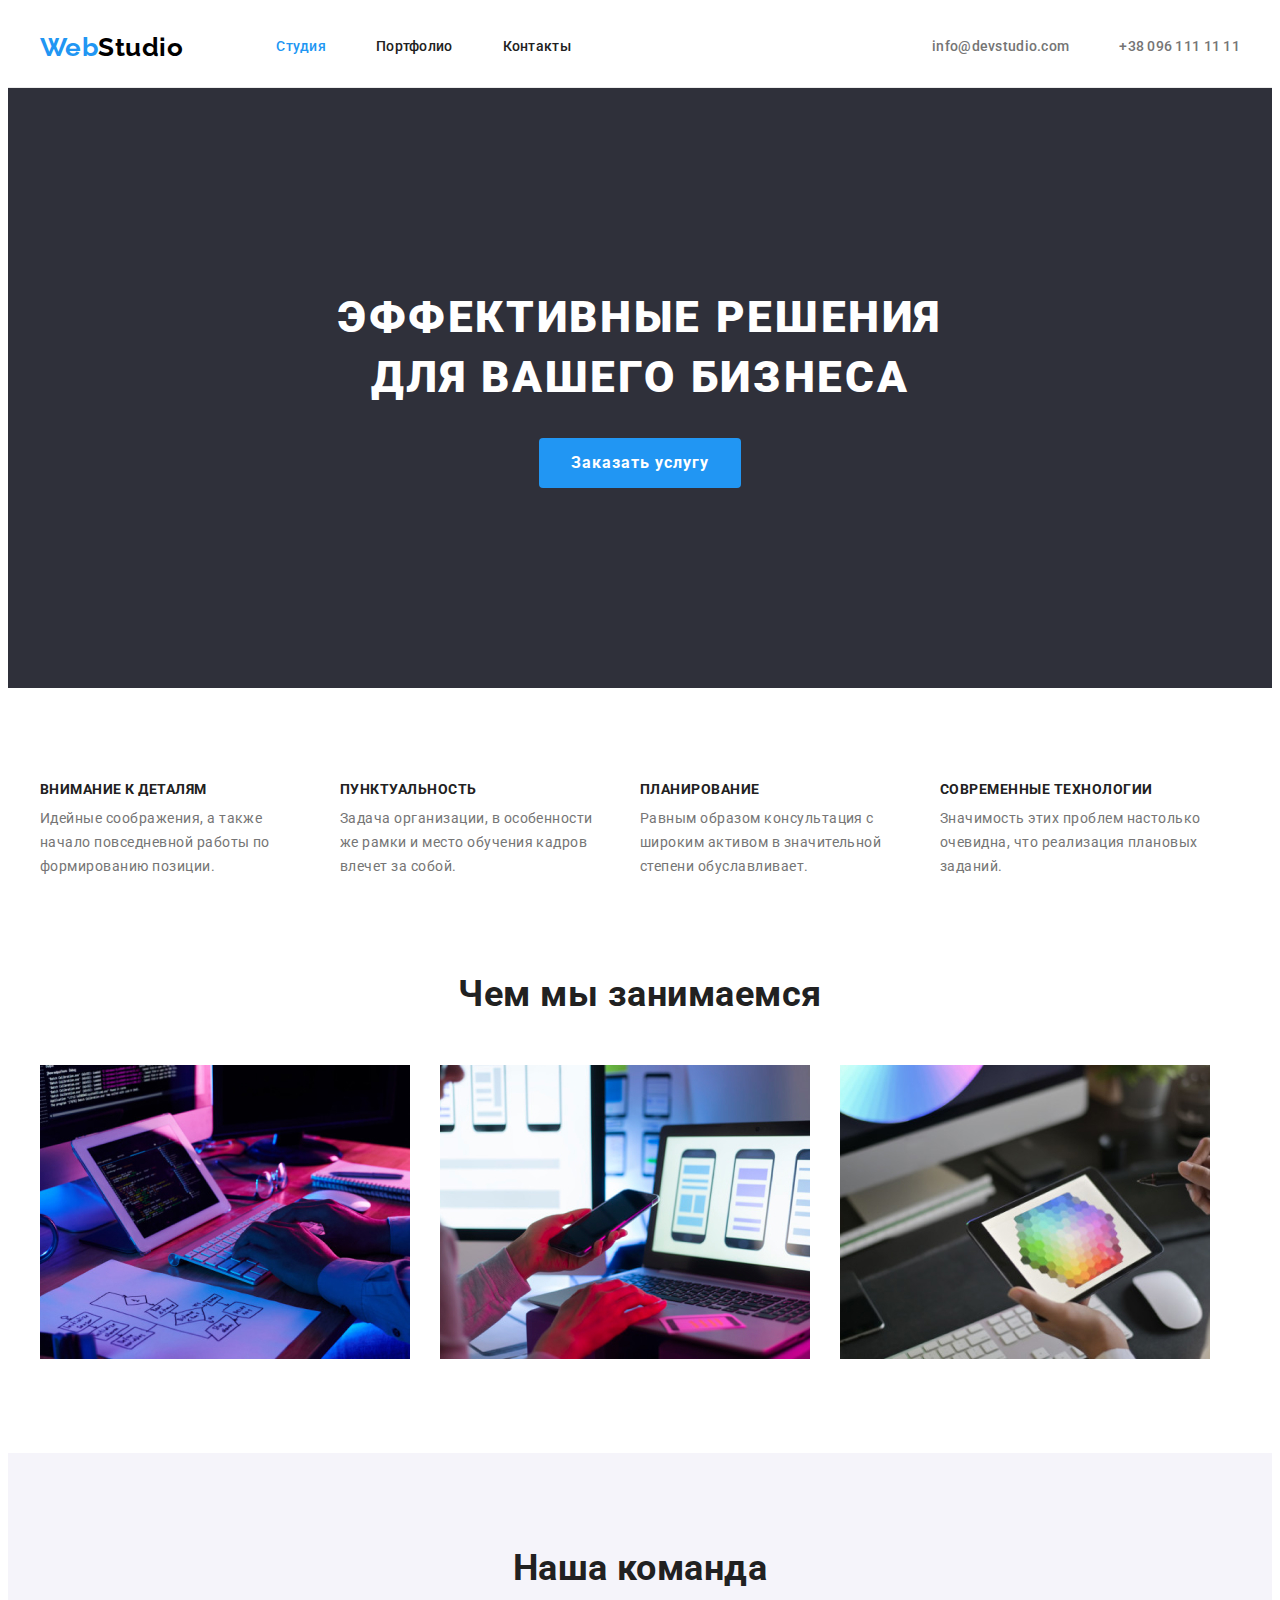
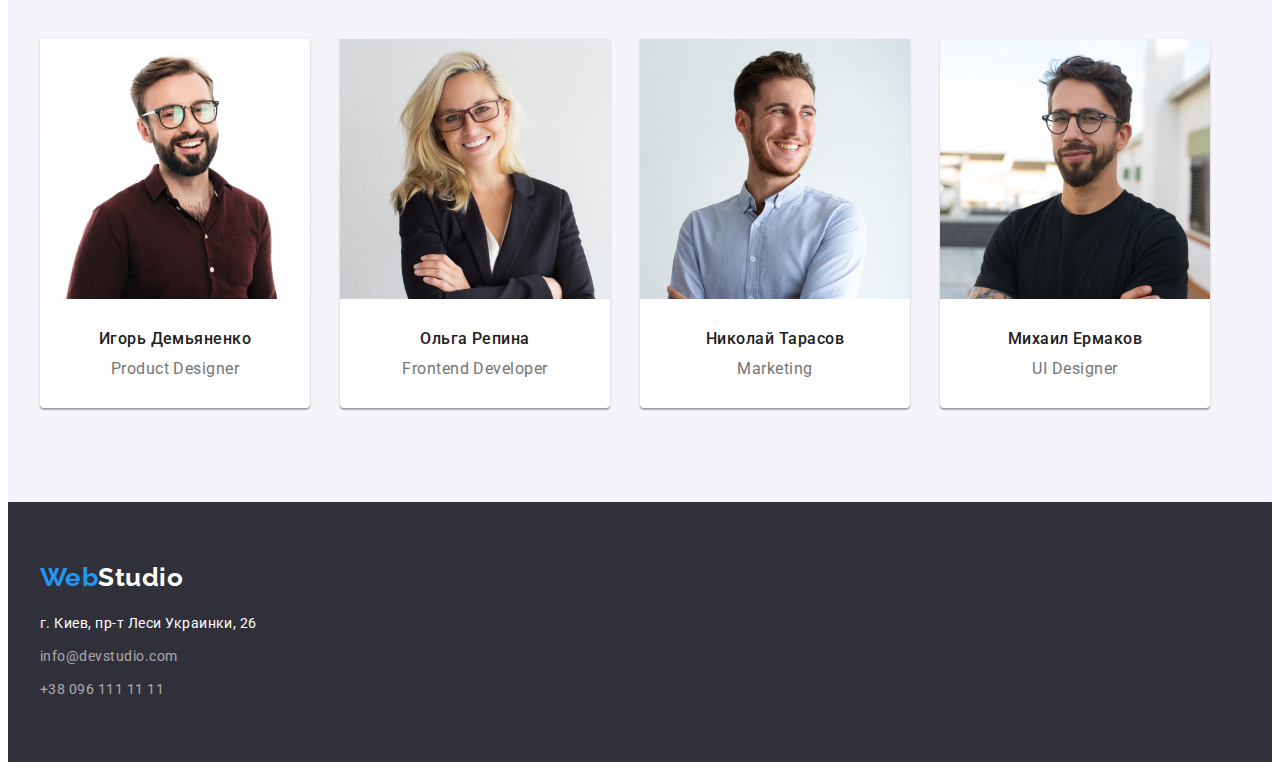
<file: index.html>
<!DOCTYPE html>
<html lang="ru">

<head>
    <meta charset="UTF-8">
    <meta http-equiv="X-UA-Compatible" content="IE=edge">
    <meta name="viewport" content="width=device-width, initial-scale=1.0">
    <title>WebStudio</title>
    <link rel="preconnect" href="https://fonts.googleapis.com">
    <link rel="preconnect" href="https://fonts.gstatic.com" crossorigin>
    <link href="https://fonts.googleapis.com/css2?family=Raleway:wght@700&family=Roboto:wght@400;500;700;900&display=swap"
        rel="stylesheet">
    <link rel="stylesheet" href="https://cdnjs.cloudflare.com/ajax/libs/modern-normalize/1.1.0/modern-normalize.min.css"
        integrity="sha512-wpPYUAdjBVSE4KJnH1VR1HeZfpl1ub8YT/NKx4PuQ5NmX2tKuGu6U/JRp5y+Y8XG2tV+wKQpNHVUX03MfMFn9Q=="
        crossorigin="anonymous" referrerpolicy="no-referrer">
    <link rel="stylesheet" href="./css/styles.css" />
</head>

<body>
    <!--Шапка сайта-->
    <header class="page-header">
        <nav class="container main-nav">
            <a href="" class="link logo logo-header">Web<span class="accent-header">Studio</span></a>
            <ul class="site-nav link">
                <li class="list"><a href="" class="link current">Студия</a></li>
                <li class="list"><a href="./portfolio.html" class="link">Портфолио</a></li>
                <li class="list"><a href="" class="link">Контакты</a></li>
            </ul>
            <ul class="connection link">
                <li class="list"><a href="mailto:info@devstudio.com" class="link">info@devstudio.com</a></li>
                <li class="list"><a href="tel:+380961111111" class="link">+38 096 111 11 11</a></li>
            </ul>
        </nav>
    </header>

    <main>
            <!--Герой-->
            <section class="hero">
                <div class="container">
                    <h1 class="hero-title">Эффективные решения для вашего бизнеса</h1>
                    <a href="" class="btn primary link">Заказать услугу</a>
                </div>
            </section>
        
                <!--Наши преимущества-->
                <section class="section section-feature">
                    <div class="container">
                        <h2 class="section-title visually-hidden">Наши преимущества</h2>
                        <!--Визуально спрячется-->
                        <ul class="feature-list">
                            <li class="list">
                                <h3 class="feature-title">Внимание к деталям</h3>
                                <p class="title">Идейные соображения, а также начало повседневной работы по формированию позиции.</p>
                            </li>
                            <li class="list">
                                <h3 class="feature-title">Пунктуальность</h3>
                                <p class="title">Задача организации, в особенности же рамки и место обучения кадров влечет за собой.</p>
                            </li>
                            <li class="list">
                                <h3 class="feature-title">Планирование</h3>
                                <p class="title">Равным образом консультация с широким активом в значительной степени обуславливает.</p>
                            </li>
                            <li class="list">
                                <h3 class="feature-title">Современные технологии</h3>
                                <p class="title">Значимость этих проблем настолько очевидна, что реализация плановых заданий.</p>
                            </li>
                        </ul>
                    </div>
                </section>
                
                <!--Чем мы занимаемся-->
                <section class="section section-work">
                    <div class="container">
                        <h2 class="section-title">Чем мы занимаемся</h2>
                        <ul class="photo-work">
                            <li class="list"><img class="card-image no-gap" src="./images/general/box1.jpg"
                                    alt="фото написания программного кода" width="370" height="294"></li>
                            <li class="list"><img class="card-image no-gap" src="./images/general/box2.jpg" alt="фото с телефоном в руке"
                                    width="370" height="294">
                            </li>
                            <li class="list"><img class="card-image no-gap" src="./images/general/box3.jpg"
                                    alt="фото планшета с цветовой палитрой" width="370" height="294"></li>
                        </ul>
                    </div>
                </section>
                
                <!--Наша команда-->
                <section class="section team">
                    <div class="container">
                        <h2 class="section-title team">Наша команда</h2>
                        <ul class="team-list">
                            <li class="list">
                                <img src="./images/general/demyanenko.jpg" alt="фото Игоря Демьяненко" width="270" height="260"
                                    class="team-foto">
                                <div class="title-in-card">
                                    <h3 class="team-name">Игорь Демьяненко</h3>
                                    <p class="title">Product Designer</p>
                                </div>
                            </li>
                            <li class="list">
                                <img src="./images/general/repina.jpg" alt="фото Ольги Репиной" width="270" height="260"
                                    class="team-foto">
                                <div class="title-in-card">
                                    <h3 class="team-name">Ольга Репина</h3>
                                    <p class="title">Frontend Developer</p>
                                </div>
                            </li>
                            <li class="list">
                                <img src="./images/general/tarasov.jpg" alt="фото Николая Тарасова" width="270" height="260"
                                    class="team-foto">
                                <div class="title-in-card">
                                    <h3 class="team-name">Николай Тарасов</h3>
                                    <p class="title">Marketing</p>
                                </div>
                            </li>
                            <li class="list">
                                <img src="./images/general/ermakov.jpg" alt="фото Михаила Ермакова" width="270" height="260"
                                    class="team-foto">
                                <div class="title-in-card">
                                    <h3 class="team-name">Михаил Ермаков</h3>
                                    <p class="title">UI Designer</p>
                                </div>
                            </li>
                        </ul>
                    </div>
                </section>
    </main>
    
    <!--Футер-->
    <footer class="page-footer">
        <div class="container">
            <a href="" class="link logo logo-footer">Web<span class="accent-footer">Studio</span></a>
            <address class="footer-bottom list-distance">
            г. Киев, пр-т Леси Украинки, 26<br />
            </address>
            
            <ul class="connection-footer link">
                <li class="list list-distance"><a href="mailto:info@devstudio.com" class="link">info@devstudio.com</a></li>
                <li class="list list-distance"><a href="tel:+380961111111" class="link">+38 096 111 11 11</a></li>
            </ul>
        </div>
    </footer>
</body>

</html>
</file>
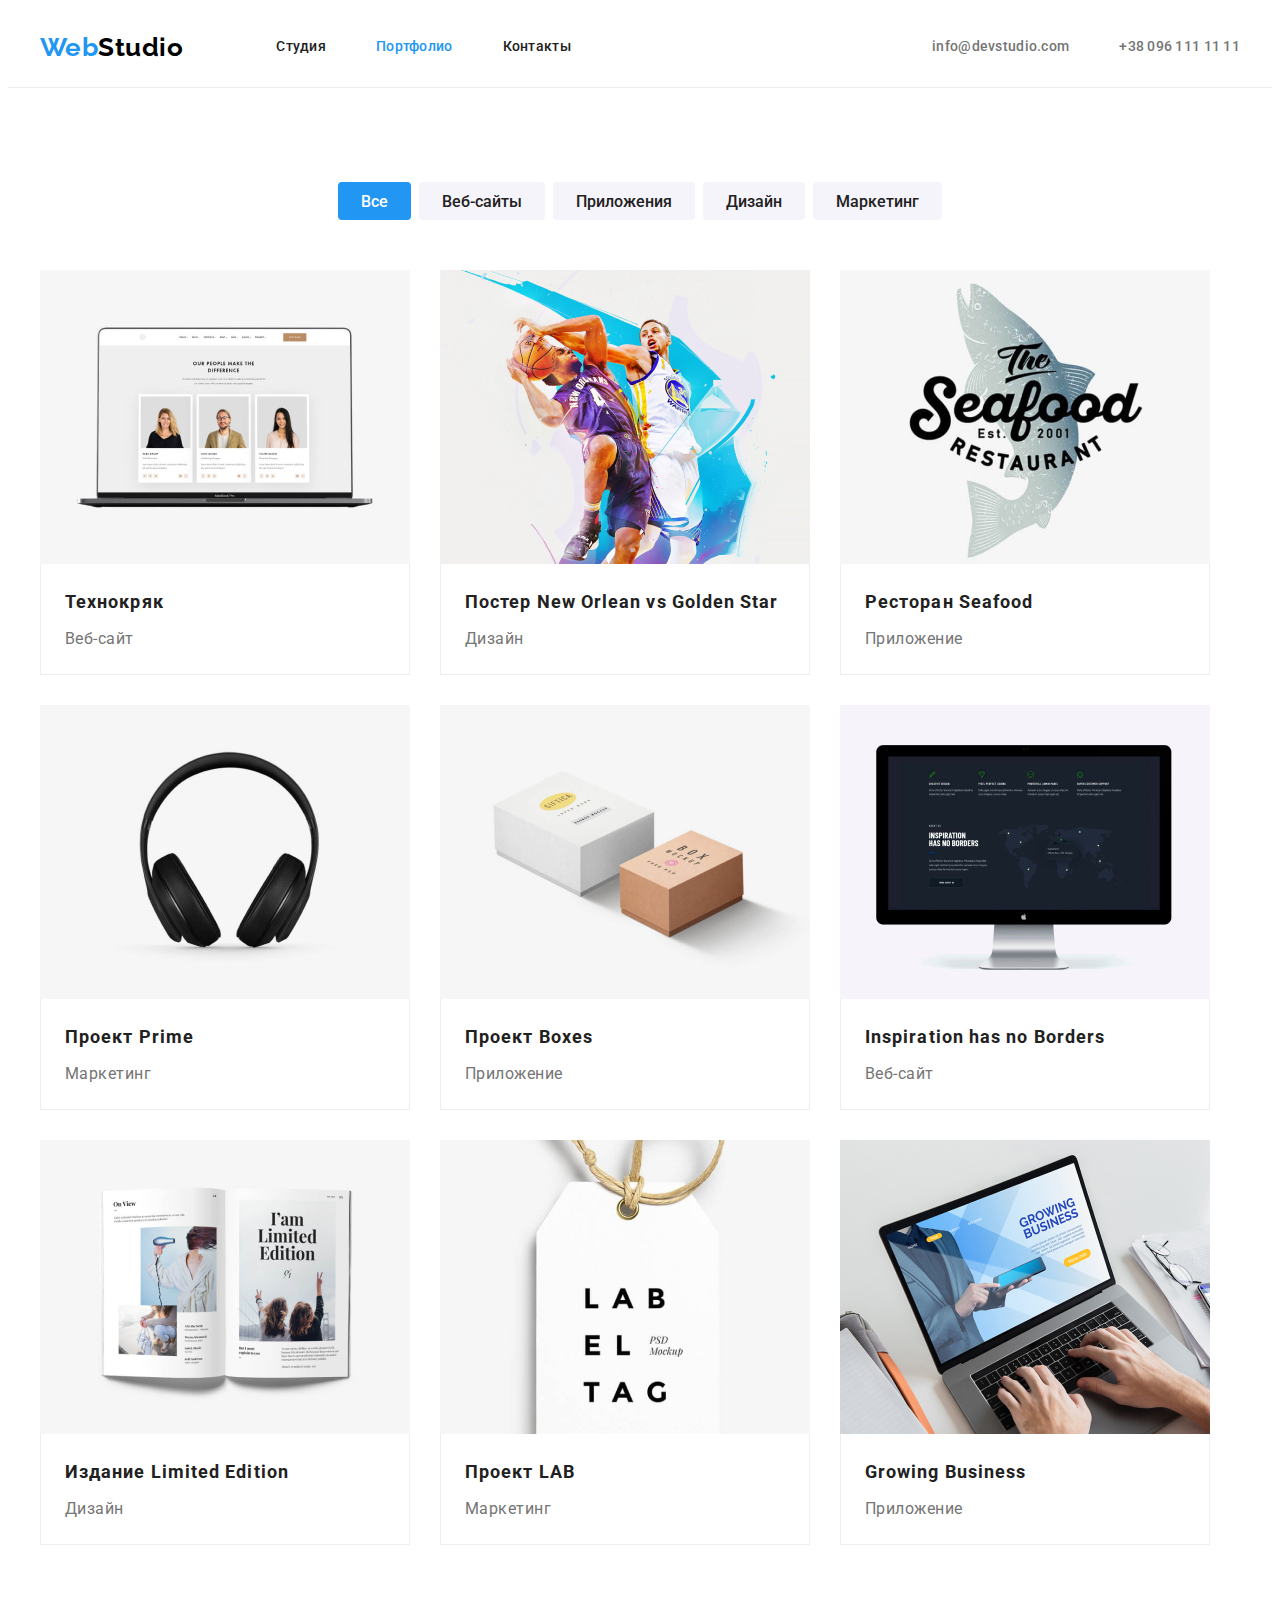
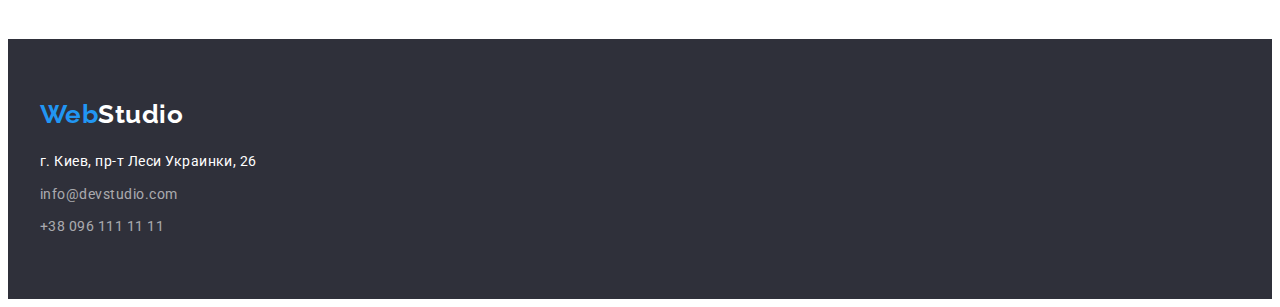
<file: portfolio.html>
<!DOCTYPE html>
<html lang="ru">

<head>
    <meta charset="UTF-8">
    <meta http-equiv="X-UA-Compatible" content="IE=edge">
    <meta name="viewport" content="width=device-width, initial-scale=1.0">
    <title>Portfolio</title>
    <link rel="preconnect" href="https://fonts.googleapis.com">
    <link rel="preconnect" href="https://fonts.gstatic.com" crossorigin>
    <link
        href="https://fonts.googleapis.com/css2?family=Raleway:wght@700&family=Roboto:wght@400;500;700;900&display=swap"
        rel="stylesheet">
    <link rel="stylesheet" href="https://cdnjs.cloudflare.com/ajax/libs/modern-normalize/1.1.0/modern-normalize.min.css"
        integrity="sha512-wpPYUAdjBVSE4KJnH1VR1HeZfpl1ub8YT/NKx4PuQ5NmX2tKuGu6U/JRp5y+Y8XG2tV+wKQpNHVUX03MfMFn9Q=="
        crossorigin="anonymous" referrerpolicy="no-referrer" />
    <link rel="stylesheet" href="./css/styles.css" />
</head>

<body>
    <!--Шапка сайта-->
    <header class="page-header">
        <nav class="container main-nav">
            <a href="" class="link logo logo-header">Web<span class="accent-header">Studio</span></a>
            <ul class="site-nav link">
                <li class="list"><a href="./index.html" class="link">Студия</a></li>
                <li class="list"><a href="" class="link current">Портфолио</a></li>
                <li class="list"><a href="" class="link">Контакты</a></li>
            </ul>
            <ul class="connection link">
                <li class="list"><a href="mailto:info@devstudio.com" class="link">info@devstudio.com</a></li>
                <li class="list"><a href="tel:+380961111111" class="link">+38 096 111 11 11</a></li>
            </ul>
        </nav>
    </header>

    <main>
        <!--Наши работы-->
        <section class="section">
            <!--Фильтр-->
            <h1 class="visually-hidden">Портфолио</h1>
            <!--Визуально спрячется-->
            <div class="container">
               <ul class="flex-btn">
                    <li class="list"><button type="button" class="btn secondary current">Все</button></li>
                    <li class="list"><button type="button" class="btn secondary">Веб-сайты</button></li>
                    <li class="list"><button type="button" class="btn secondary">Приложения</button></li>
                    <li class="list"><button type="button" class="btn secondary">Дизайн</button></li>
                    <li class="list"><button type="button" class="btn secondary">Маркетинг</button></li>
                </ul>
                
                    <ul class="section-portfolio flex-container">
                        <li class="list flex-element">
                             <a href="" class="link">
                                <img class="card-image no-gap" src="./images/portfolio/img1.jpg" alt="фото ноутбука с главной страницей сайта" width="370"
                                        height="294">
                                <div class="card-title">
                                    <h2 class="portfolio-title">Технокряк</h2>
                                    <p class="title">Веб-сайт</p>
                                </div>
                            </a>
                        </li>
                        <li class="list flex-element">
                            <a href="" class="link">
                                <img class="card-image no-gap" src="./images/portfolio/img2.jpg" alt="два баскетболист с мячом" width="370" height="294">
                                <div class="card-title">
                                    <h2 class="portfolio-title">Постер New Orlean vs Golden Star</h2>
                                    <p class="title">Дизайн</p>
                                </div>
                            </a>
                        </li>
                        <li class="list flex-element">
                            <a href="" class="link">
                                <img class="card-image no-gap" src="./images/portfolio/img3.jpg" alt="логотип ресторана Seafood" width="370" height="294">
                                <div class="card-title">
                                    <h2 class="portfolio-title">Ресторан Seafood</h2>
                                    <p class="title">Приложение</p>
                                </div>
                            </a>
                        </li>
                        <li class="list flex-element">
                            <a href="" class="link">
                                <img class="card-image no-gap" src="./images/portfolio/img4.jpg" alt="наушники" width="370" height="294">
                                <div class="card-title">
                                    <h2 class="portfolio-title">Проект Prime</h2>
                                    <p class="title">Маркетинг</p>
                                </div>
                            </a>
                        </li>
                        <li class="list flex-element">
                            <a href="" class="link">
                                <img class="card-image no-gap" src="./images/portfolio/img5.jpg" alt="фото две коробки" width="370" height="294">
                                <div class="card-title">
                                    <h2 class="portfolio-title">Проект Boxes</h2>
                                    <p class="title">Приложение</p>
                                </div>
                            </a>
                        </li>
                        <li class="list flex-element">
                            <a href="" class="link">
                                <img class="card-image no-gap" src="./images/portfolio/img6.jpg" alt="фото монитора" width="370" height="294">
                                <div class="card-title">
                                    <h2 class="portfolio-title">Inspiration has no Borders</h2>
                                    <p class="title">Веб-сайт</p>
                                </div>
                            </a>
                        </li>
                        <li class="list flex-element">
                            <a href="" class="link">
                                <img class="card-image no-gap" src="./images/portfolio/img7.jpg" alt="фото развёрнутого журнала" width="370" height="294">
                                <div class="card-title">
                                    <h2 class="portfolio-title">Издание Limited Edition</h2>
                                    <p class="title">Дизайн</p>
                                </div>
                            </a>
                        </li>
                        <li class="list flex-element">
                            <a href="" class="link">
                                <img class="card-image no-gap" src="./images/portfolio/img8.jpg" alt="фото лейбы" width="370" height="294">
                                <div class="card-title">
                                    <h2 class="portfolio-title">Проект LAB</h2>
                                    <p class="title">Маркетинг</p>
                                </div>
                            </a>
                        </li>
                        <li class="list flex-element">
                            <a href="" class="link">
                                <img class="card-image no-gap" src="./images/portfolio/img9.jpg" alt="фото работы за ноутбуком" width="370" height="294">
                                <div class="card-title"><h2 class="portfolio-title">Growing Business</h2>
                                <p class="title">Приложение</p>
                            </div>
                            </a>
                        </li>
                    </ul>
                
            </div>
        </section>
    </main>

    <!--Футер-->
    <footer class="page-footer">
        <div class="container">
            <a href="" class="link logo logo-footer">Web<span class="accent-footer">Studio</span></a>
            <address class="footer-bottom list-distance">
                г. Киев, пр-т Леси Украинки, 26<br />
            </address>
    
            <ul class="connection-footer link">
                <li class="list list-distance"><a href="mailto:info@devstudio.com" class="link">info@devstudio.com</a></li>
                <li class="list list-distance"><a href="tel:+380961111111" class="link">+38 096 111 11 11</a></li>
            </ul>
        </div>
    </footer>
    
    </body>
    
    </html>
</file>
<file: css/styles.css>
:root {
    --primary-text-color: #212121;
    --title-text-color: #757575;
    --accent-text-color: #2196F3;
    --white-text-color: #FFFFFF;
    --white-transparency: #FFFFFF99;
    --black-text-color: #000000;
    
    --primary-bg-color: #FFFFFF;
    --title-bg-color: #F5F4FA;
    --accent-bg-color: #2F303A;
    --btn-bg-color: #2196F3;
    --border-color: #EEEEEE;
}

body {
    background-color: var(--primary-bg-color);
    color: var(--primary-text-color);
    font-family: Roboto, sans-serif;
    letter-spacing: 0.03em;
}
h1, h2, h3, p, ul {
    margin-top: 0;
    margin-bottom: 0;
    padding-left: 0;
}
.list {
    list-style: none;
    padding: 0;
    margin: 0;
}
.link {
    text-decoration: none;
}

.container {
    width: 1200px;
    padding-left: 15px;
    padding-right: 15px;
    margin-left: auto;
    margin-right: auto;
}

/*Logo*/
.logo{
    color: var(--accent-text-color);
    font-family: 'Raleway', sans-serif;
    font-weight: 700;
    font-size: 26px;
    line-height: 1.19;
}
.accent-header {
    color: var(--black-text-color);
}
.accent-footer {
    color: var(--white-text-color);
}
.logo-header {
    display: inline-block;
    margin-right: 93px;
    padding-top: 24px;
    padding-bottom: 24px;
}
.page-header {
    border-bottom: 1px solid #ECECEC;
}

/*Site nav*/
.main-nav {
    display: flex;
    align-items: center;
}
.site-nav .link {
    color: var(--primary-text-color);
}
.site-nav .link:hover,
.site-nav .link:focus {
    color: var(--accent-text-color);
}
.site-nav .link.current {
    color: var(--accent-text-color)}

.connection .link {
    color: var(--title-text-color);
}
.connection .link:hover,
.connection .link:focus {
    color: var(--accent-text-color);
}
.site-nav,
.connection {
    font-weight: 500;
    font-size: 14px;
    line-height: 1.14;
    letter-spacing: 0.02em;
    display: flex;
}
.site-nav .list:not(:last-child),
.connection .list:not(:last-child)  {
    margin-right: 50px;
}
.connection {
    margin-left: auto;
}
.site-nav .link, .connection .link {
    display: block;
    padding-top: 30px;
    padding-bottom: 30px;
}

/*Section*/
.section {
    padding-top: 94px;
    padding-bottom: 94px;
}
.section-title {
    font-weight: 700;
    font-size: 36px;
    line-height: 1.17;
    text-align: center;

    margin-bottom: 50px;
}

/*Hero*/
.hero {
    color: var(--primary-bg-color);
    background-color: var(--accent-bg-color);
    text-align: center;
    padding-top: 200px;
    padding-bottom: 200px;

}
.hero-title {
    font-weight: 900;
    font-size: 44px;
    line-height: 1.36;
    letter-spacing: 0.06em;
    text-transform: uppercase;
    width: 696px;
    margin-top: 0;
    margin-left: auto;
    margin-right: auto;
    margin-bottom: 30px;
}
.btn.primary {
    color: var(--white-text-color);
    background-color: var(--btn-bg-color);
    font-family: inherit;
    font-weight: 700;
    font-size: 16px;
    line-height: 1.87; 
    letter-spacing: 0.06em;
    display: inline-block;
    padding: 10px 32px;
    border-radius: 4px;
    border: none;
}
.btn.primary:hover {
    color: var(--white-text-color);
    background-color: #188CE8;
}

/*Features*/
.section-feature {
    padding-bottom: 0;
}
.feature-list {
    display: flex;
}
.feature-list .list:not(:last-child) {
    margin-right: 30px;
}
.feature-list .list {
    width: 270px;
}
.feature-list .feature-title {
    font-weight: 700;
    font-size: 14px;
    line-height: 1.14;
    text-transform: uppercase;
}
.feature-list .title {
    color: var(--title-text-color);
   
    font-size: 14px;
    line-height: 1.71;
}
.feature-title {
    margin-bottom: 10px;
}
.visually-hidden {
    position: absolute;
    width: 1px;
    height: 1px;
    margin: -1px;
    border: 0;
    padding: 0;
    white-space: nowrap;
    clip-path: inset(100%);
    clip: rect(0 0 0 0);
    overflow: hidden;
}

/*Work*/
.photo-work {
    display: flex;
}
.photo-work .list:not(:last-child) {
    margin-right: 30px;
}
.card-image.no-gap {
    display: block;
    max-width: 100%;
    height: auto;
}

/*Team*/
.team-list {
    display: flex;
}
.team-list .list:not(:last-child) {
    margin-right: 30px;
}
.title-in-card {
    padding-top: 30px;
    padding-bottom: 30px;
}
.team-list .list {
    background-color: var(--primary-bg-color);
    box-shadow: 0px 1px 3px rgba(0, 0, 0, 0.12),
    0px 1px 1px rgba(0, 0, 0, 0.14),
    0px 2px 1px rgba(0, 0, 0, 0.2);
    border-radius: 0px 0px 4px 4px;
}
.team-name {
    font-weight: 500;
    font-size: 16px;
    line-height: 1.19;
    margin-bottom: 10px;
    text-align: center;
}
.team-list .title {
    color: var(--title-text-color);
    
    font-size: 16px;
    line-height: 1.19;
    text-align: center;
}
.section.team {
    background-color: var(--title-bg-color);
}
.team-foto {
    display: block;
    max-width: 100%;
    height: auto;
}

/*Portfolio*/
.section-portfolio .portfolio-title {
    color: var(--primary-text-color);
    font-weight: 700;
    font-size: 18px;
    line-height: 2;
    letter-spacing: 0.06em;
}
.section-portfolio .title {
    color: var(--title-text-color);
    
    font-size: 16px;
    line-height: 1.87;
}

/*Button portfolio*/
.flex-btn {
    display: flex;
    margin-bottom: 50px;
    justify-content: center;
}
.flex-btn .list:not(:last-child) {
    margin-right: 8px;
}
.btn.secondary {
    color: var(--primary-text-color);
    background-color: var(--title-bg-color);
    font-family: inherit;
    font-weight: 500;
    font-size: 16px;
    line-height: 1.63;
    text-align: center;
    
    display: block;
    padding-top: 6px;
    padding-bottom: 6px;
    padding-left: 22px;
    padding-right: 22px;
    height: 38px;
    border-radius: 4px;
    border: 1px solid transparent;

    cursor: pointer;
}
.secondary.current {
    color: var(--white-text-color);
    background-color: var(--btn-bg-color);
}
.flex-container {
    display: flex;
    flex-wrap: wrap;
}
.flex-element {
    width: 370px;
    margin-right: 30px;
    margin-bottom: 30px;
}
.flex-element:nth-child(3n) {
    margin-right: 0px;
}
.flex-element:nth-last-child(-n+3) {
    margin-bottom: 0px;
}
.portfolio-title {
    margin-bottom: 4px;
}
.card-title {
    padding-top: 20px;
    padding-left: 24px;
    padding-right: 24px;
    padding-bottom: 20px;
    border-left: 1px solid var(--border-color);
    border-right: 1px solid var(--border-color);
    border-bottom: 1px solid var(--border-color);

}
/* Footer bg */
.page-footer {
    background-color: var(--accent-bg-color);
    font-weight: 400;
    font-size: 14px;
    line-height: 1.71;
    padding-top: 60px;
    padding-bottom: 60px;
}
.connection-footer .link {
    color: var(--white-transparency);
}
.connection-footer .link:hover,
.connection-footer .link:focus {
    color: var(--accent-text-color);
}
.footer-bottom {
    color: var(--white-text-color);
    font-style: inherit;
}
.logo-footer {
    display: inline-block;
    margin-bottom: 20px;
}
.list-distance:not(:last-child) {
    margin-bottom: 9px;
}
</file>
